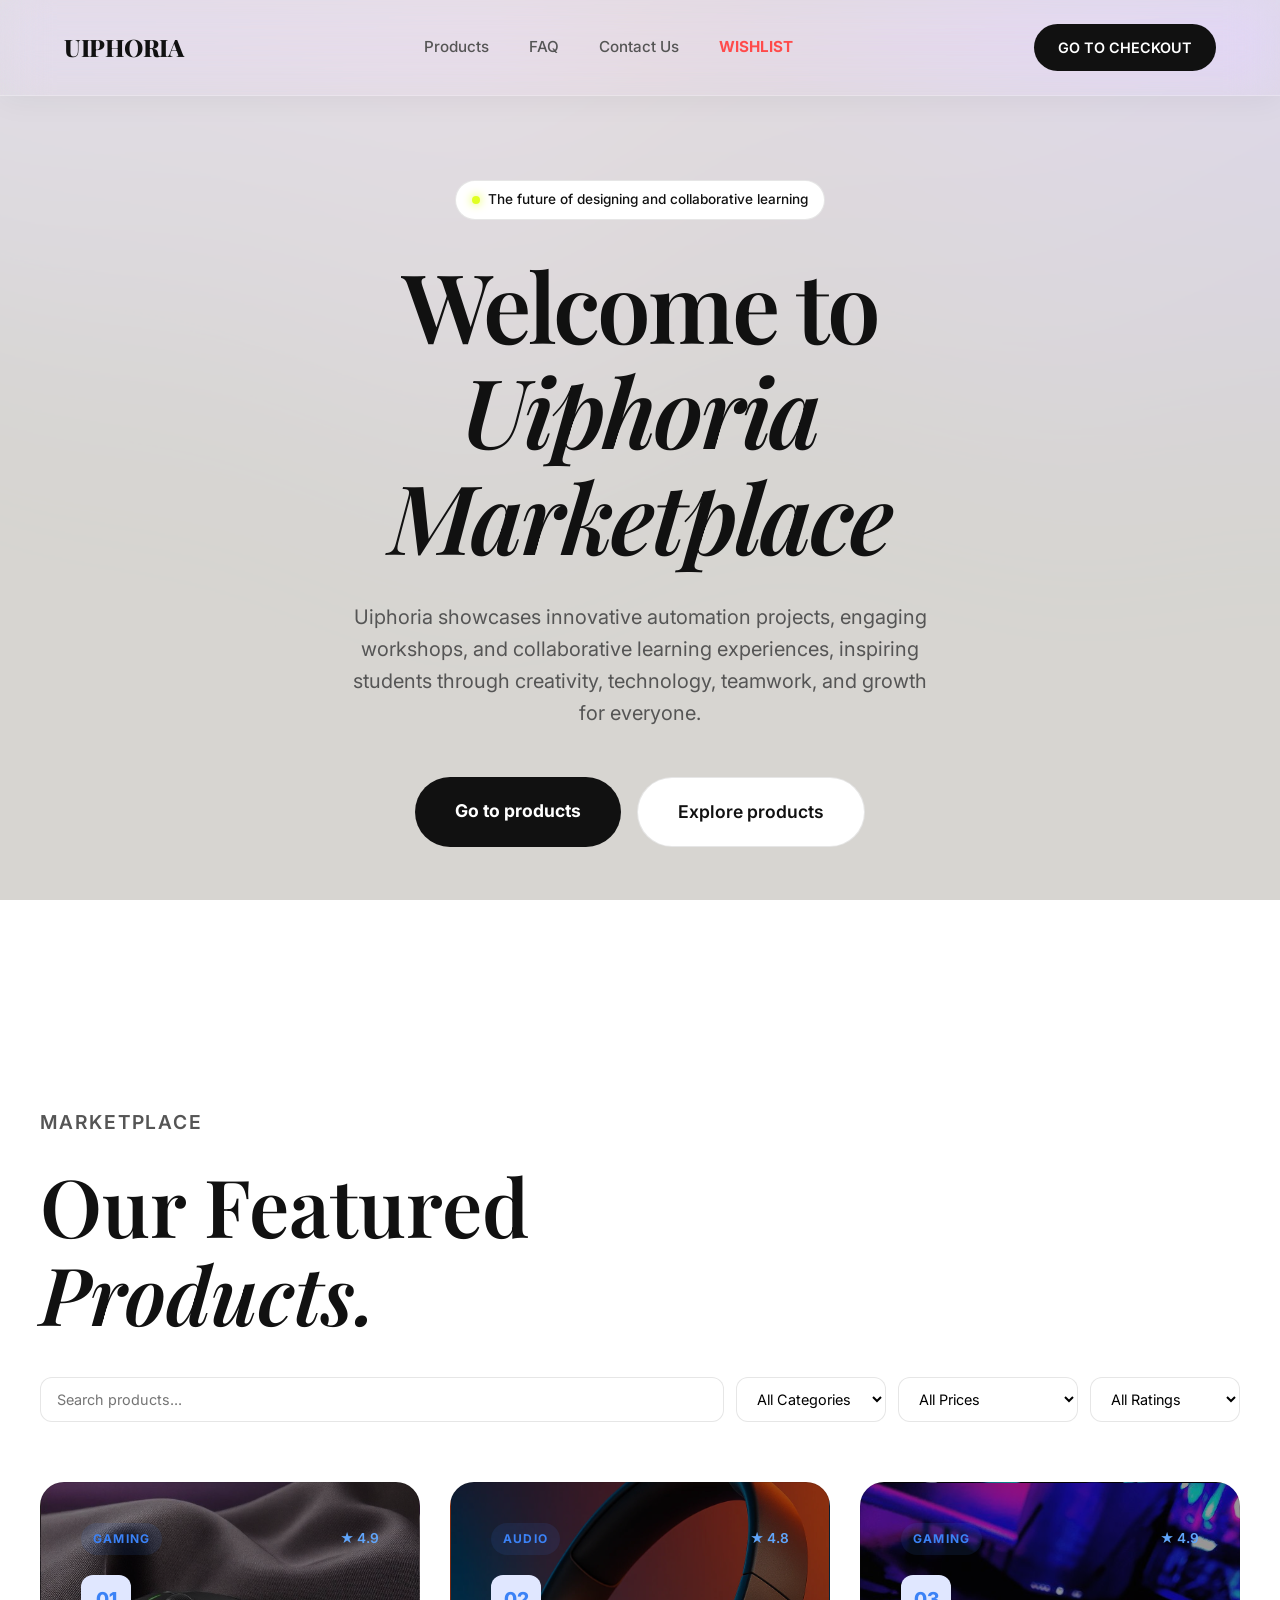
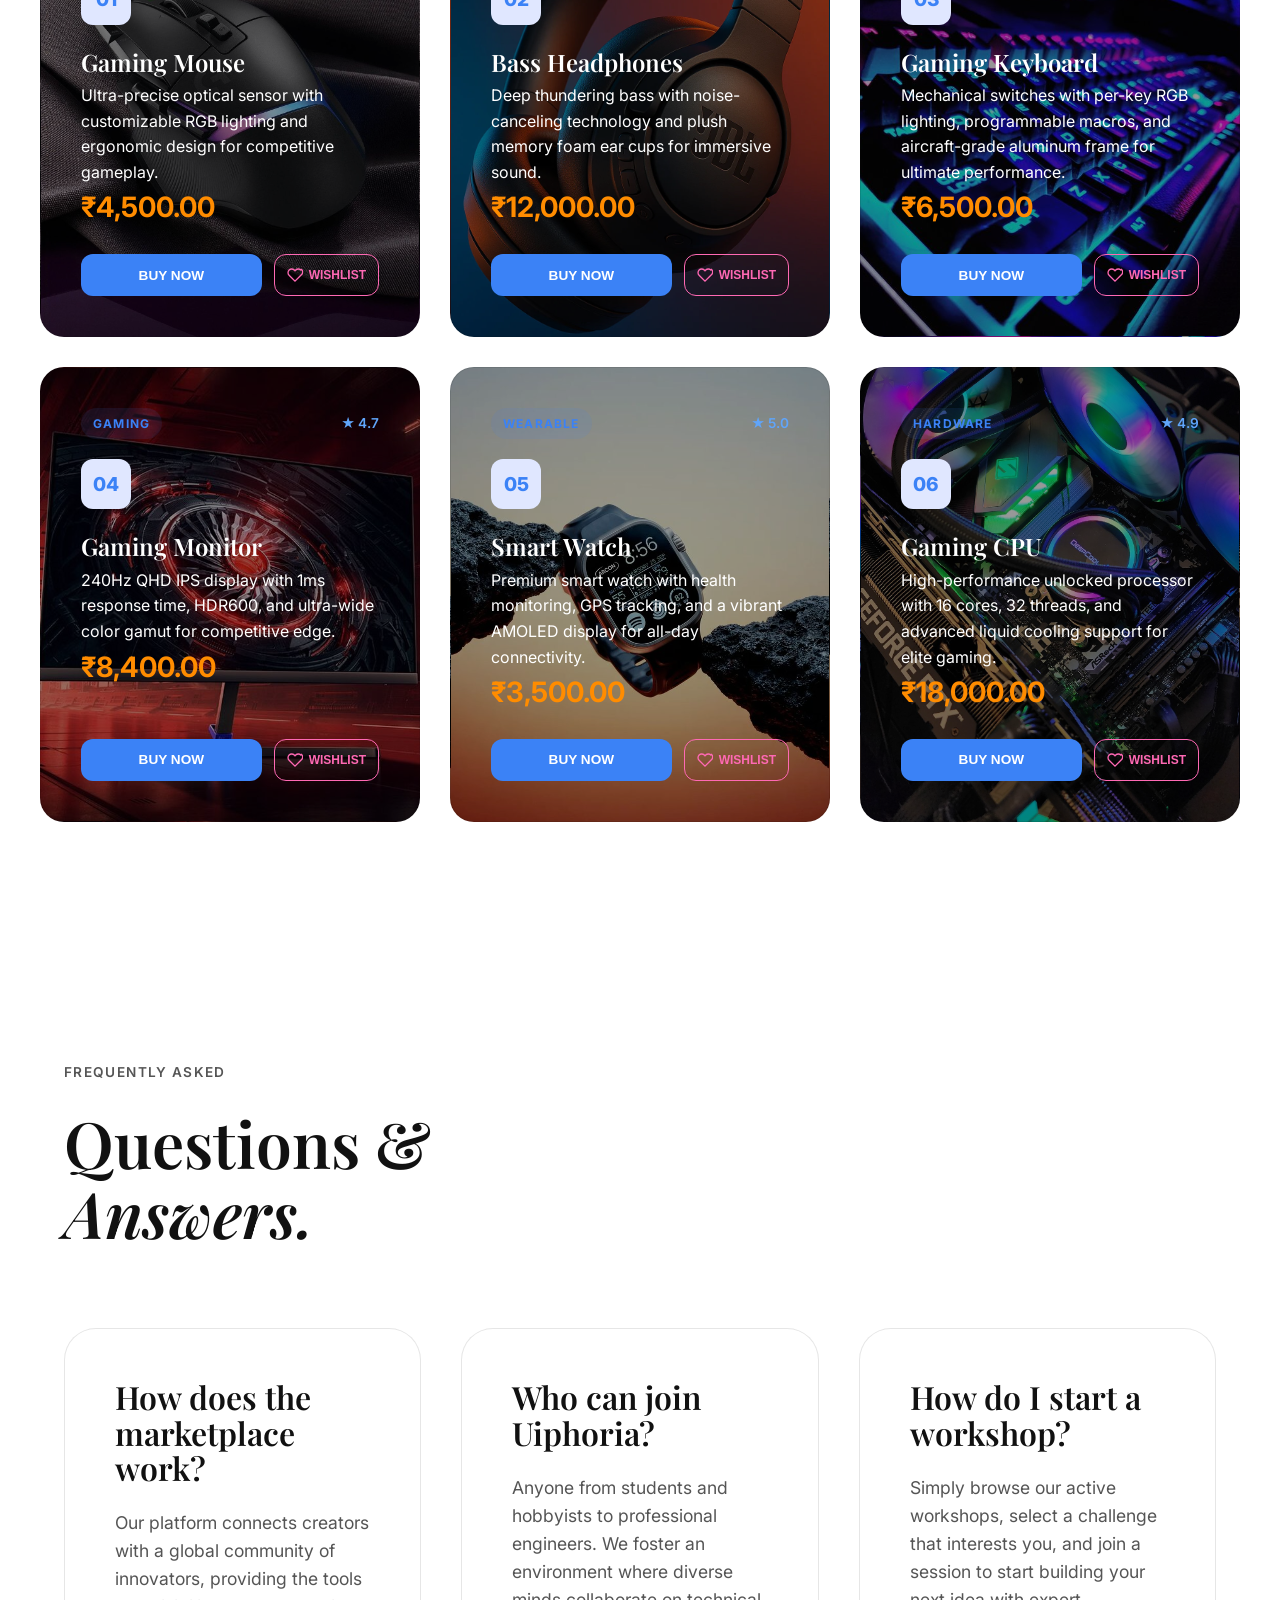
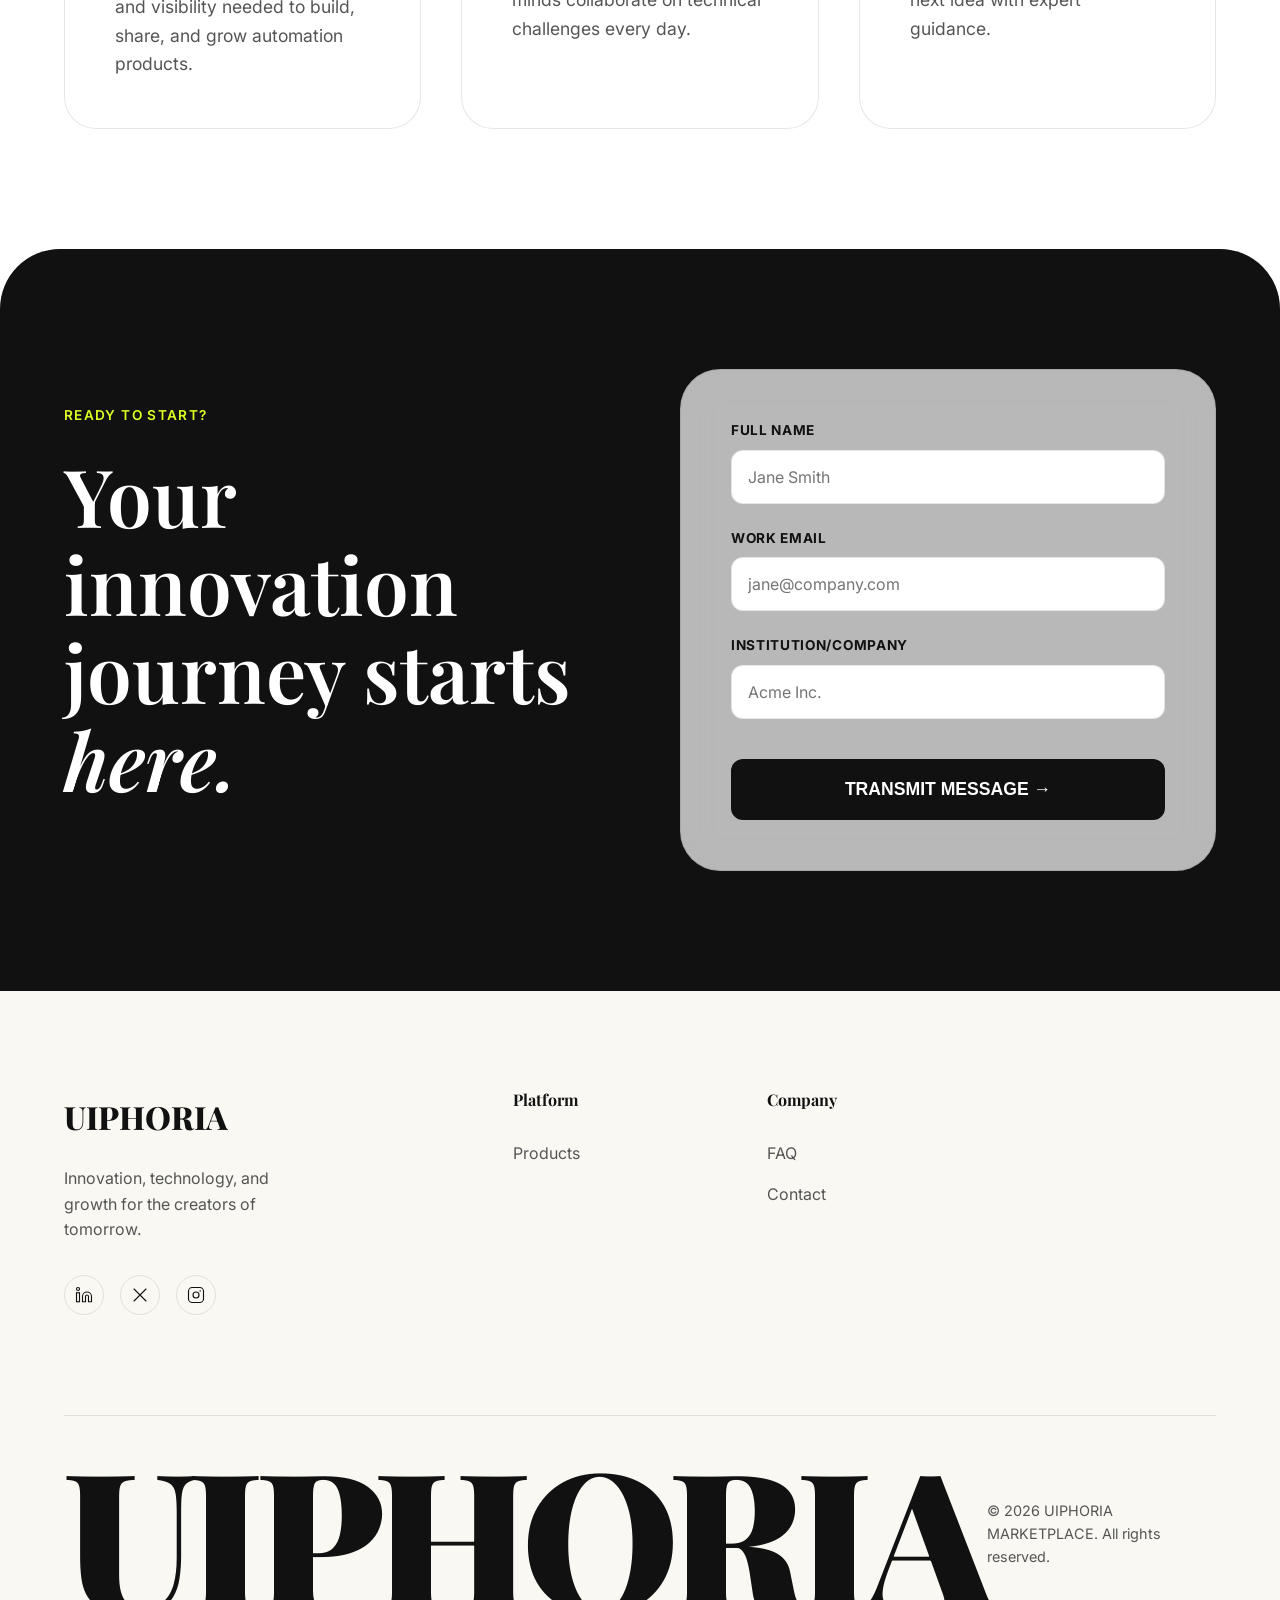
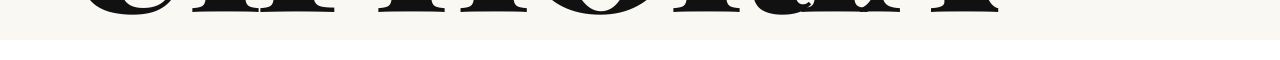
<file: index.html>
<!DOCTYPE html>
<html lang="en">
<head>
  <meta charset="UTF-8" />
  <meta name="viewport" content="width=device-width, initial-scale=1.0" />
  <title>UIPHORIA MARKETPLACE — Innovation & Learning Hub</title>
  <meta name="description" content="Uiphoria showcases innovative automation projects, engaging workshops, and collaborative learning experiences." />
  <link rel="preconnect" href="https://fonts.googleapis.com" />
  <link rel="preconnect" href="https://fonts.gstatic.com" crossorigin />
  <link href="https://fonts.googleapis.com/css2?family=Playfair+Display:ital,wght@0,400;0,500;0,600;0,700;0,800;0,900;1,400;1,600&family=Inter:wght@300;400;500;600&display=swap" rel="stylesheet" />
  <link rel="stylesheet" href="style.css" />
</head>
<body>

  <!-- ═══════════════════════════════════════ NAVIGATION ═══════════════════════════════════════ -->
  <header class="nav-header" id="nav-header">
    <div class="nav-inner">
      <a href="#" class="nav-logo" id="logo-link">UIPHORIA</a>
      <nav class="nav-links" id="main-nav" aria-label="Main navigation">
        <a href="#products" class="nav-link">Products</a>
        <a href="#faq" class="nav-link">FAQ</a>
        <a href="#contact" class="nav-link">Contact Us</a>
        <a href="wishlist.html" class="nav-link" style="color: #FF4B4B; font-weight: 700;">WISHLIST</a>
      </nav>
      <a href="checkout.html" class="btn-nav" id="nav-cta">GO TO CHECKOUT</a>
      <button class="nav-hamburger" id="nav-hamburger" aria-label="Toggle menu">
        <span></span><span></span><span></span>
      </button>
    </div>
    <div class="nav-mobile-menu" id="nav-mobile-menu">
      <a href="#products">Products</a>
      <a href="#faq">FAQ</a>
      <a href="#contact">Contact Us</a>
      <a href="wishlist.html" style="color: #FF4B4B; font-weight: 700;">WISHLIST</a>
      <a href="checkout.html" class="btn-nav-mobile">GO TO CHECKOUT</a>
    </div>
  </header>

  <main>

    <!-- ═══════════════════════════════════════ HERO ═══════════════════════════════════════════ -->
    <section class="hero" id="hero">
      <div class="hero-content">
        <div class="hero-badge">
          <span class="badge-dot"></span>
          The future of designing and collaborative learning
        </div>
        <h1 class="hero-headline">
          Welcome to<br />
          <em>Uiphoria Marketplace</em>
        </h1>
        <p class="hero-sub">
          Uiphoria showcases innovative automation projects, engaging workshops, and collaborative learning experiences, inspiring students through creativity, technology, teamwork, and growth for everyone.
        </p>
        <div class="hero-ctas">
          <a href="#products" class="btn-primary" id="hero-demo-btn">Go to products</a>
          <a href="#products" class="btn-secondary" id="hero-explore-btn">Explore products</a>
        </div>
      </div>

    </section>

    <!-- ═══════════════════════════════════════ PRODUCTS ═══════════════════════════════════════ -->
    <section class="products" id="products">
      <div class="section-inner">
        <div class="section-header">
          <p class="section-eyebrow" style="font-size: 1.2rem;">Marketplace</p>
          <h2 class="section-headline" style="font-size: 5rem;">Our Featured<br /><em>Products.</em></h2>
        </div>
        <div class="filter-bar">
          <input type="text" id="filter-search" class="filter-input" placeholder="Search products..." />
          <select id="filter-category" class="filter-select">
            <option value="">All Categories</option>
            <option value="Gaming">Gaming</option>
            <option value="Audio">Audio</option>
            <option value="Wearable">Wearable</option>
            <option value="Hardware">Hardware</option>
          </select>
          <select id="filter-price" class="filter-select">
            <option value="">All Prices</option>
            <option value="0-5000">Under ₹5,000</option>
            <option value="5000-10000">₹5,000 – ₹10,000</option>
            <option value="10000-20000">₹10,000 – ₹20,000</option>
            <option value="20000-999999">₹20,000+</option>
          </select>
          <select id="filter-rating" class="filter-select">
            <option value="">All Ratings</option>
            <option value="4.5">4.5 &amp; up</option>
            <option value="4.8">4.8 &amp; up</option>
            <option value="5">5.0 only</option>
          </select>
        </div>
        <div class="product-grid">
            <div class="product-card" data-product-id="gaming-mouse" style="background-image: linear-gradient(rgba(0,0,0,0.4), rgba(0,0,0,0.4)), url('mouse.jpg'); background-size: cover; background-position: center; color: #fff;">
            <div class="product-header">
              <div class="product-badge">Gaming</div>
              <div class="product-rating">★ 4.9</div>
            </div>
            <div class="product-icon">01</div>
            <h3 class="product-title">Gaming Mouse</h3>
            <p class="product-desc">Ultra-precise optical sensor with customizable RGB lighting and ergonomic design for competitive gameplay.</p>
            <div class="product-price">₹4,500.00</div>
            <div class="product-actions">
              <button class="btn-buy">BUY NOW</button>
              <button class="btn-wishlist" aria-label="Add to wishlist">
                <svg width="16" height="16" viewBox="0 0 24 24" fill="none" stroke="currentColor" stroke-width="2"><path d="M20.84 4.61a5.5 5.5 0 0 0-7.78 0L12 5.67l-1.06-1.06a5.5 5.5 0 0 0-7.78 7.78l1.06 1.06L12 21.23l8.84-8.84 1.06-1.06a5.5 5.5 0 0 0 0-7.78z"/></svg>
                WISHLIST
              </button>
            </div>
          </div>

          <div class="product-card" data-product-id="bass-headphones" style="background-image: linear-gradient(rgba(0,0,0,0.4), rgba(0,0,0,0.4)), url('jb.jpg'); background-size: cover; background-position: center; color: #fff;">
            <div class="product-header">
              <div class="product-badge">Audio</div>
              <div class="product-rating">★ 4.8</div>
            </div>
            <div class="product-icon">02</div>
            <h3 class="product-title">Bass Headphones</h3>
            <p class="product-desc">Deep thundering bass with noise-canceling technology and plush memory foam ear cups for immersive sound.</p>
            <div class="product-price">₹12,000.00</div>
            <div class="product-actions">
              <button class="btn-buy">BUY NOW</button>
              <button class="btn-wishlist" aria-label="Add to wishlist">
                <svg width="16" height="16" viewBox="0 0 24 24" fill="none" stroke="currentColor" stroke-width="2"><path d="M20.84 4.61a5.5 5.5 0 0 0-7.78 0L12 5.67l-1.06-1.06a5.5 5.5 0 0 0-7.78 7.78l1.06 1.06L12 21.23l8.84-8.84 1.06-1.06a5.5 5.5 0 0 0 0-7.78z"/></svg>
                WISHLIST
              </button>
            </div>
          </div>

          <div class="product-card" data-product-id="gaming-keyboard" style="background-image: linear-gradient(rgba(0,0,0,0.4), rgba(0,0,0,0.4)), url('rgb.jpg'); background-size: cover; background-position: center; color: #fff;">
            <div class="product-header">
              <div class="product-badge">Gaming</div>
              <div class="product-rating">★ 4.9</div>
            </div>
            <div class="product-icon">03</div>
            <h3 class="product-title">Gaming Keyboard</h3>
            <p class="product-desc">Mechanical switches with per-key RGB lighting, programmable macros, and aircraft-grade aluminum frame for ultimate performance.</p>
            <div class="product-price">₹6,500.00</div>
            <div class="product-actions">
              <button class="btn-buy">BUY NOW</button>
              <button class="btn-wishlist" aria-label="Add to wishlist">
                <svg width="16" height="16" viewBox="0 0 24 24" fill="none" stroke="currentColor" stroke-width="2"><path d="M20.84 4.61a5.5 5.5 0 0 0-7.78 0L12 5.67l-1.06-1.06a5.5 5.5 0 0 0-7.78 7.78l1.06 1.06L12 21.23l8.84-8.84 1.06-1.06a5.5 5.5 0 0 0 0-7.78z"/></svg>
                WISHLIST
              </button>
            </div>
          </div>

          <div class="product-card" data-product-id="gaming-monitor" style="background-image: linear-gradient(rgba(0,0,0,0.4), rgba(0,0,0,0.4)), url('gm.jpg'); background-size: cover; background-position: center; color: #fff;">
            <div class="product-header">
              <div class="product-badge">Gaming</div>
              <div class="product-rating">★ 4.7</div>
            </div>
            <div class="product-icon">04</div>
            <h3 class="product-title">Gaming Monitor</h3>
            <p class="product-desc">240Hz QHD IPS display with 1ms response time, HDR600, and ultra-wide color gamut for competitive edge.</p>
            <div class="product-price">₹8,400.00</div>
            <div class="product-actions">
              <button class="btn-buy">BUY NOW</button>
              <button class="btn-wishlist" aria-label="Add to wishlist">
                <svg width="16" height="16" viewBox="0 0 24 24" fill="none" stroke="currentColor" stroke-width="2"><path d="M20.84 4.61a5.5 5.5 0 0 0-7.78 0L12 5.67l-1.06-1.06a5.5 5.5 0 0 0-7.78 7.78l1.06 1.06L12 21.23l8.84-8.84 1.06-1.06a5.5 5.5 0 0 0 0-7.78z"/></svg>
                WISHLIST
              </button>
            </div>
          </div>

          <div class="product-card" data-product-id="quantum-compute" style="background-image: linear-gradient(rgba(0,0,0,0.4), rgba(0,0,0,0.4)), url('sm.jpg'); background-size: cover; background-position: center; color: #fff;">
            <div class="product-header">
              <div class="product-badge">Wearable</div>
              <div class="product-rating">★ 5.0</div>
            </div>
            <div class="product-icon">05</div>
            <h3 class="product-title">Smart Watch</h3>
            <p class="product-desc">Premium smart watch with health monitoring, GPS tracking, and a vibrant AMOLED display for all-day connectivity.</p>
            <div class="product-price">₹3,500.00</div>
            <div class="product-actions">
              <button class="btn-buy">BUY NOW</button>
              <button class="btn-wishlist" aria-label="Add to wishlist">
                <svg width="16" height="16" viewBox="0 0 24 24" fill="none" stroke="currentColor" stroke-width="2"><path d="M20.84 4.61a5.5 5.5 0 0 0-7.78 0L12 5.67l-1.06-1.06a5.5 5.5 0 0 0-7.78 7.78l1.06 1.06L12 21.23l8.84-8.84 1.06-1.06a5.5 5.5 0 0 0 0-7.78z"/></svg>
                WISHLIST
              </button>
            </div>
          </div>

          <div class="product-card" data-product-id="biomod" style="background-image: linear-gradient(rgba(0,0,0,0.4), rgba(0,0,0,0.4)), url('cpu.jpg'); background-size: cover; background-position: center; color: #fff;">
            <div class="product-header">
              <div class="product-badge">Hardware</div>
              <div class="product-rating">★ 4.9</div>
            </div>
            <div class="product-icon">06</div>
            <h3 class="product-title">Gaming CPU</h3>
            <p class="product-desc">High-performance unlocked processor with 16 cores, 32 threads, and advanced liquid cooling support for elite gaming.</p>
            <div class="product-price">₹18,000.00</div>
            <div class="product-actions">
              <button class="btn-buy">BUY NOW</button>
              <button class="btn-wishlist" aria-label="Add to wishlist">
                <svg width="16" height="16" viewBox="0 0 24 24" fill="none" stroke="currentColor" stroke-width="2"><path d="M20.84 4.61a5.5 5.5 0 0 0-7.78 0L12 5.67l-1.06-1.06a5.5 5.5 0 0 0-7.78 7.78l1.06 1.06L12 21.23l8.84-8.84 1.06-1.06a5.5 5.5 0 0 0 0-7.78z"/></svg>
                WISHLIST
              </button>
            </div>
          </div>
        </div>
      </div>
    </section>

    <!-- ═══════════════════════════════════════ FAQ ══════════════════════════════════ -->
    <section class="philosophy" id="faq">
      <div class="section-inner">
        <div class="philosophy-header">
          <p class="section-eyebrow">Frequently asked</p>
          <h2 class="philosophy-headline">
            Questions &<br /><em>Answers.</em>
          </h2>
        </div>
        <div class="philosophy-cards">
          <div class="phil-card" id="faq-1">
            <h3 class="phil-title">How does the marketplace work?</h3>
            <p class="phil-desc">Our platform connects creators with a global community of innovators, providing the tools and visibility needed to build, share, and grow automation products.</p>
          </div>
          <div class="phil-card" id="faq-2">
            <h3 class="phil-title">Who can join Uiphoria?</h3>
            <p class="phil-desc">Anyone from students and hobbyists to professional engineers. We foster an environment where diverse minds collaborate on technical challenges every day.</p>
          </div>
          <div class="phil-card" id="faq-3">
            <h3 class="phil-title">How do I start a workshop?</h3>
            <p class="phil-desc">Simply browse our active workshops, select a challenge that interests you, and join a session to start building your next idea with expert guidance.</p>
          </div>
        </div>
      </div>
    </section>




    <!-- ═══════════════════════════════════════ CTA ══════════════════════════════════════════ -->
    <section class="cta-section" id="contact">
      <div class="section-inner cta-inner">
        <div class="cta-text">
          <p class="section-eyebrow light">Ready to start?</p>
          <h2 class="cta-headline">
            Your innovation<br />journey starts<br /><em>here.</em>
          </h2>

        </div>
        <div class="cta-form-wrap">
          <form class="cta-form" id="cta-form" novalidate>
            <div class="form-group">
              <label for="form-name">Full name</label>
              <input type="text" id="form-name" name="name" placeholder="Jane Smith" autocomplete="name" />
            </div>
            <div class="form-group">
              <label for="form-email">Work email</label>
              <input type="email" id="form-email" name="email" placeholder="jane@company.com" autocomplete="email" />
            </div>
            <div class="form-group">
              <label for="form-company">Institution/Company</label>
              <input type="text" id="form-company" name="company" placeholder="Acme Inc." autocomplete="organization" />
            </div>
            <button type="submit" class="btn-form-submit" id="form-submit-btn">TRANSMIT MESSAGE →</button>
          </form>
        </div>
      </div>
    </section>

  </main>

  <!-- ═══════════════════════════════════════ FOOTER ═══════════════════════════════════════ -->
  <footer class="site-footer" id="site-footer">
    <div class="footer-inner">
      <div class="footer-brand">
        <a href="#" class="footer-logo">UIPHORIA</a>
        <p class="footer-tagline">Innovation, technology, and growth for the creators of tomorrow.</p>
        <div class="footer-social" aria-label="Social media links">
          <a href="#" class="social-link" id="footer-linkedin" aria-label="LinkedIn">
            <svg width="18" height="18" viewBox="0 0 24 24" fill="none"><path d="M16 8a6 6 0 0 1 6 6v7h-4v-7a2 2 0 0 0-2-2 2 2 0 0 0-2 2v7h-4v-7a6 6 0 0 1 6-6z" stroke="currentColor" stroke-width="1.5" stroke-linecap="round"/><rect x="2" y="9" width="4" height="12" stroke="currentColor" stroke-width="1.5" stroke-linecap="round"/><circle cx="4" cy="4" r="2" stroke="currentColor" stroke-width="1.5"/></svg>
          </a>
          <a href="#" class="social-link" id="footer-x" aria-label="X (Twitter)">
            <svg width="18" height="18" viewBox="0 0 24 24" fill="none"><path d="M4 4l16 16M20 4L4 20" stroke="currentColor" stroke-width="1.5" stroke-linecap="round"/></svg>
          </a>
          <a href="#" class="social-link" id="footer-instagram" aria-label="Instagram">
            <svg width="18" height="18" viewBox="0 0 24 24" fill="none"><rect x="2" y="2" width="20" height="20" rx="5" stroke="currentColor" stroke-width="1.5"/><circle cx="12" cy="12" r="4" stroke="currentColor" stroke-width="1.5"/><circle cx="17.5" cy="6.5" r="1" fill="currentColor"/></svg>
          </a>
        </div>
      </div>
      <div class="footer-nav-group">
        <h4 class="footer-nav-heading">Platform</h4>
        <ul class="footer-nav-list">
          <li><a href="#products">Products</a></li>
        </ul>
      </div>
      <div class="footer-nav-group">
        <h4 class="footer-nav-heading">Company</h4>
        <ul class="footer-nav-list">
          <li><a href="#faq">FAQ</a></li>
          <li><a href="#">Contact</a></li>
        </ul>
      </div>
    </div>
    <div class="footer-brand-block">
      <div class="footer-brand-text">UIPHORIA</div>
      <div class="footer-copy">© 2026 UIPHORIA MARKETPLACE. All rights reserved.</div>
    </div>
  </footer>

  <script src="script.js"></script>
</body>
</html>
</file>
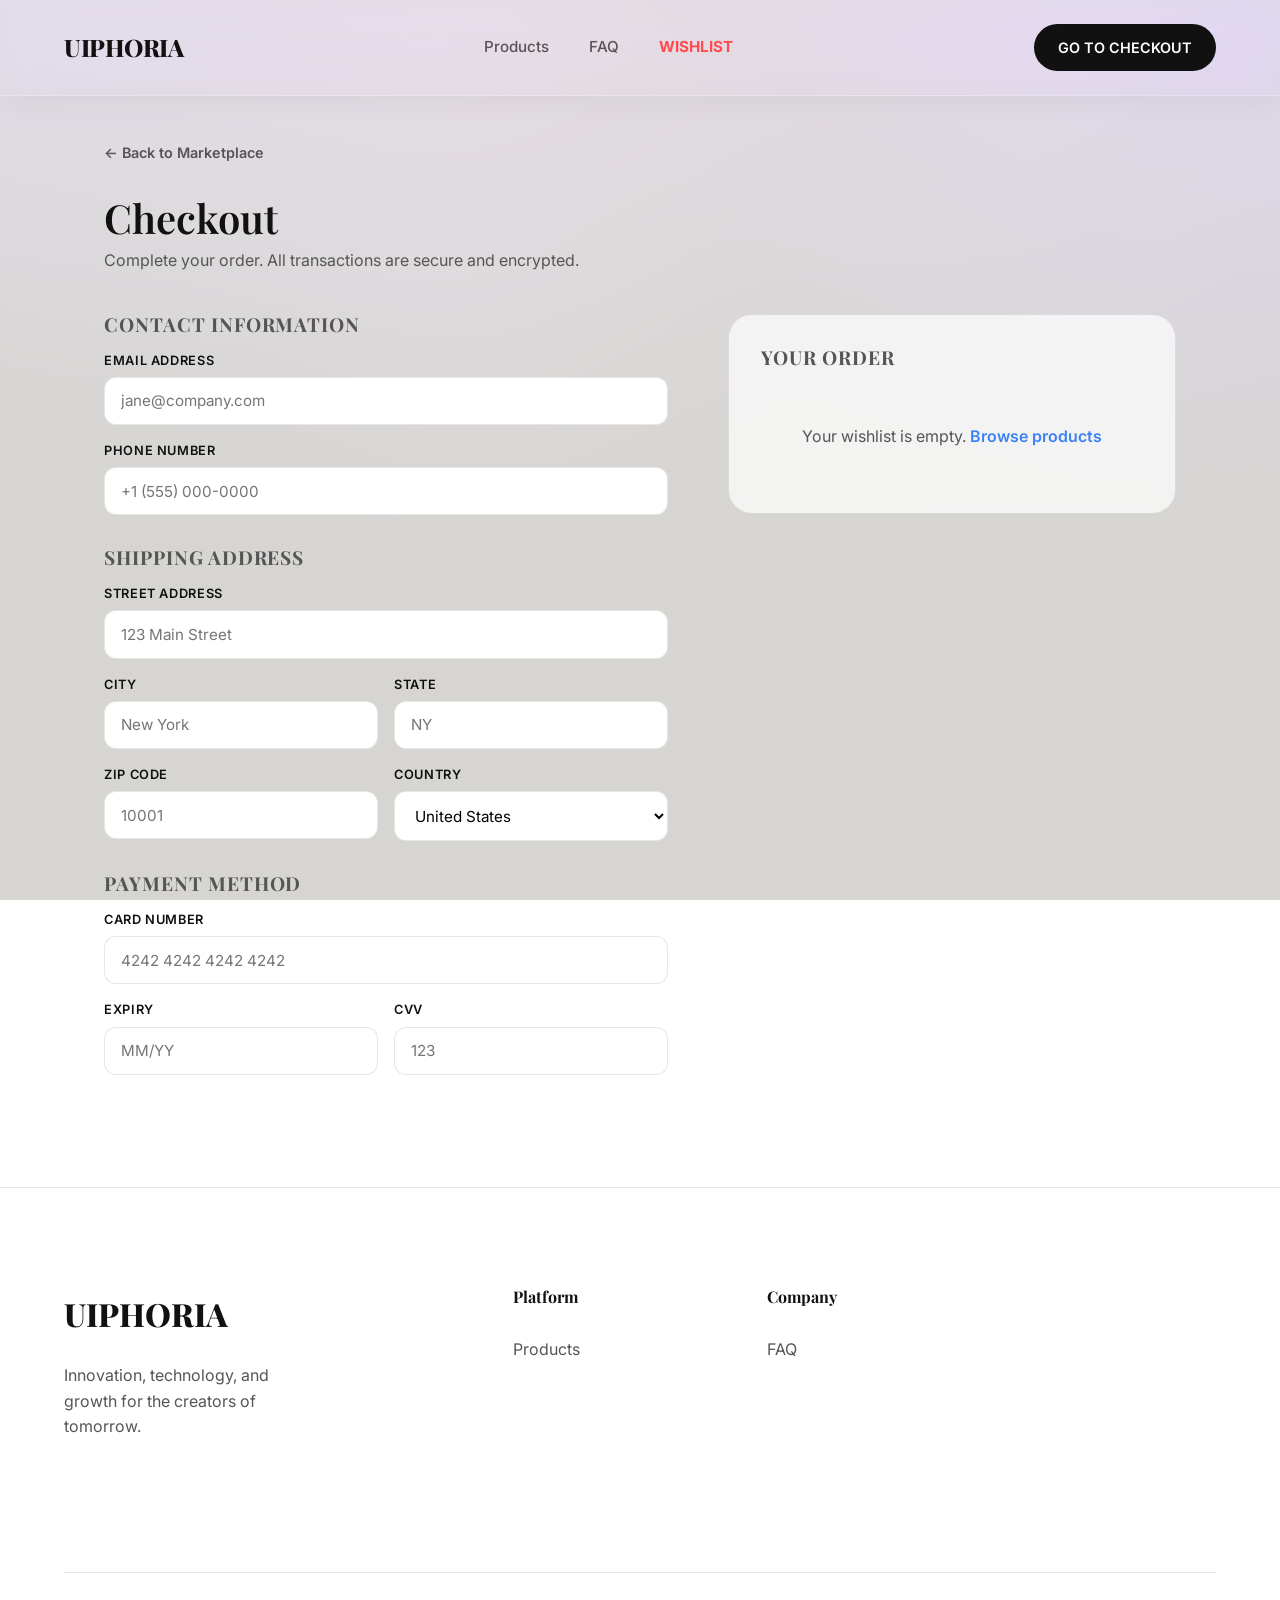
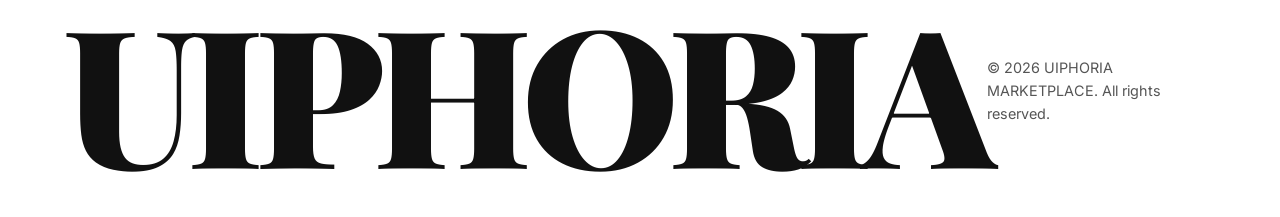
<file: checkout.html>
<!DOCTYPE html>
<html lang="en">
<head>
  <meta charset="UTF-8" />
  <meta name="viewport" content="width=device-width, initial-scale=1.0" />
  <title>Checkout — UIPHORIA MARKETPLACE</title>
  <link rel="preconnect" href="https://fonts.googleapis.com" />
  <link rel="preconnect" href="https://fonts.gstatic.com" crossorigin />
  <link href="https://fonts.googleapis.com/css2?family=Playfair+Display:ital,wght@0,400;0,500;0,600;0,700;0,800;0,900;1,400;1,600&family=Inter:wght@300;400;500;600&display=swap" rel="stylesheet" />
  <link rel="stylesheet" href="style.css" />
  <style>
    .checkout-page {
      padding-top: 140px;
      padding-bottom: 80px;
    }

    .checkout-layout {
      display: grid;
      grid-template-columns: 1.2fr 1fr;
      gap: 60px;
      align-items: start;
    }

    .checkout-title {
      font-size: 2.5rem;
      margin-bottom: 0.5rem;
    }

    .checkout-subtitle {
      color: var(--color-text-muted);
      margin-bottom: 2.5rem;
    }

    .checkout-section {
      margin-bottom: 2rem;
    }

    .checkout-section h3 {
      font-size: 1.2rem;
      font-weight: 700;
      text-transform: uppercase;
      letter-spacing: 0.05em;
      margin-bottom: 1rem;
      color: var(--color-text-muted);
    }

    .checkout-grid {
      display: grid;
      grid-template-columns: 1fr 1fr;
      gap: 1rem;
    }

    .checkout-grid .full {
      grid-column: 1 / -1;
    }

    .checkout-field {
      display: flex;
      flex-direction: column;
      gap: 0.35rem;
    }

    .checkout-field label {
      font-size: 0.8rem;
      font-weight: 600;
      text-transform: uppercase;
      letter-spacing: 0.05em;
    }

    .checkout-field input,
    .checkout-field select {
      padding: 0.85rem 1rem;
      border: 1px solid var(--color-border);
      border-radius: 12px;
      font-family: var(--font-body);
      font-size: 0.95rem;
      background: var(--color-white);
      transition: var(--transition-smooth);
    }

    .checkout-field input:focus,
    .checkout-field select:focus {
      outline: none;
      border-color: var(--color-text);
    }

    .order-summary {
      background: var(--color-glass);
      backdrop-filter: blur(15px);
      border: 1px solid var(--color-border);
      border-radius: 24px;
      padding: 32px;
      position: sticky;
      top: 120px;
    }

    .order-summary h3 {
      font-size: 1.2rem;
      font-weight: 700;
      text-transform: uppercase;
      letter-spacing: 0.05em;
      margin-bottom: 1.5rem;
      color: var(--color-text-muted);
    }

    .order-item {
      display: flex;
      gap: 16px;
      padding: 1rem 0;
      border-bottom: 1px solid var(--color-border);
    }

    .order-item:last-of-type {
      border-bottom: none;
    }

    .order-item-img {
      width: 64px;
      height: 64px;
      border-radius: 12px;
      background-size: cover;
      background-position: center;
      flex-shrink: 0;
    }

    .order-item-info {
      flex: 1;
    }

    .order-item-info h4 {
      font-size: 1rem;
      margin-bottom: 0.25rem;
    }

    .order-item-info p {
      font-size: 0.85rem;
      color: var(--color-text-muted);
    }

    .order-item-price {
      font-weight: 700;
      font-size: 1rem;
      white-space: nowrap;
    }

    .order-totals {
      margin-top: 1.5rem;
      padding-top: 1.5rem;
      border-top: 2px solid var(--color-text);
    }

    .order-totals > div {
      display: flex;
      justify-content: space-between;
      margin-bottom: 0.75rem;
      font-size: 0.95rem;
    }

    .order-totals .total {
      font-size: 1.4rem;
      font-weight: 800;
      margin-top: 0.5rem;
      padding-top: 0.75rem;
      border-top: 1px solid var(--color-border);
    }

    .btn-checkout {
      width: 100%;
      padding: 1.1rem;
      background: var(--color-text);
      color: var(--color-white);
      border: none;
      border-radius: 12px;
      font-weight: 700;
      font-size: 1.1rem;
      cursor: pointer;
      transition: var(--transition-smooth);
      margin-top: 1.5rem;
    }

    .btn-checkout:hover {
      background: #10B981;
      transform: translateY(-2px);
    }

    .back-link {
      display: inline-flex;
      align-items: center;
      gap: 6px;
      font-size: 0.9rem;
      font-weight: 600;
      color: var(--color-text-muted);
      margin-bottom: 2rem;
    }

    .back-link:hover {
      color: var(--color-text);
    }

    @media (max-width: 768px) {
      .checkout-layout {
        grid-template-columns: 1fr;
      }
      .checkout-grid {
        grid-template-columns: 1fr;
      }
    }
  </style>
</head>
<body>

  <header class="nav-header" id="nav-header">
    <div class="nav-inner">
      <a href="index.html" class="nav-logo" id="logo-link">UIPHORIA</a>
      <nav class="nav-links" id="main-nav" aria-label="Main navigation">
        <a href="index.html#products" class="nav-link">Products</a>
        <a href="index.html#faq" class="nav-link">FAQ</a>
        <a href="wishlist.html" class="nav-link" style="color: #FF4B4B; font-weight: 700;">WISHLIST</a>
      </nav>
      <a href="checkout.html" class="btn-nav" id="nav-cta">GO TO CHECKOUT</a>
      <button class="nav-hamburger" id="nav-hamburger" aria-label="Toggle menu">
        <span></span><span></span><span></span>
      </button>
    </div>
    <div class="nav-mobile-menu" id="nav-mobile-menu">
      <a href="index.html#products">Products</a>
      <a href="index.html#faq">FAQ</a>
      <a href="wishlist.html" style="color: #FF4B4B; font-weight: 700;">WISHLIST</a>
      <a href="checkout.html" class="btn-nav-mobile">GO TO CHECKOUT</a>
    </div>
  </header>

  <main>
    <section class="checkout-page section-inner">
      <a href="index.html" class="back-link">&larr; Back to Marketplace</a>
      <h1 class="checkout-title">Checkout</h1>
      <p class="checkout-subtitle">Complete your order. All transactions are secure and encrypted.</p>

      <div class="checkout-layout">
        <!-- Billing Form -->
        <div>
          <div class="checkout-section">
            <h3>Contact Information</h3>
            <div class="checkout-grid">
              <div class="checkout-field full">
                <label for="email">Email address</label>
                <input type="email" id="email" placeholder="jane@company.com" />
              </div>
              <div class="checkout-field full">
                <label for="phone">Phone number</label>
                <input type="tel" id="phone" placeholder="+1 (555) 000-0000" />
              </div>
            </div>
          </div>

          <div class="checkout-section">
            <h3>Shipping Address</h3>
            <div class="checkout-grid">
              <div class="checkout-field full">
                <label for="address">Street address</label>
                <input type="text" id="address" placeholder="123 Main Street" />
              </div>
              <div class="checkout-field">
                <label for="city">City</label>
                <input type="text" id="city" placeholder="New York" />
              </div>
              <div class="checkout-field">
                <label for="state">State</label>
                <input type="text" id="state" placeholder="NY" />
              </div>
              <div class="checkout-field">
                <label for="zip">ZIP code</label>
                <input type="text" id="zip" placeholder="10001" />
              </div>
              <div class="checkout-field">
                <label for="country">Country</label>
                <select id="country">
                  <option>United States</option>
                  <option>Canada</option>
                  <option>United Kingdom</option>
                  <option>Australia</option>
                  <option>India</option>
                </select>
              </div>
            </div>
          </div>

          <div class="checkout-section">
            <h3>Payment Method</h3>
            <div class="checkout-grid">
              <div class="checkout-field full">
                <label for="card">Card number</label>
                <input type="text" id="card" placeholder="4242 4242 4242 4242" />
              </div>
              <div class="checkout-field">
                <label for="expiry">Expiry</label>
                <input type="text" id="expiry" placeholder="MM/YY" />
              </div>
              <div class="checkout-field">
                <label for="cvv">CVV</label>
                <input type="text" id="cvv" placeholder="123" />
              </div>
            </div>
          </div>
        </div>

        <!-- Order Summary -->
          <div class="order-summary">
          <h3>Your Order</h3>

          <div id="wishlist-items"></div>

          <div class="order-totals" id="order-totals" style="display:none;">
            <div>
              <span>Subtotal</span>
              <span id="subtotal">$0.00</span>
            </div>
            <div>
              <span>Shipping</span>
              <span>$0.00</span>
            </div>
            <div>
              <span>Tax (8%)</span>
              <span id="tax">$0.00</span>
            </div>
            <div class="total">
              <span>Total</span>
              <span id="total" style="color: #FF8C00;">$0.00</span>
            </div>
          </div>

          <button class="btn-checkout" id="place-order-btn">Place Order</button>
        </div>
      </div>
    </section>
  </main>

  <footer class="site-footer" id="site-footer" style="background: transparent; border-top: 1px solid var(--color-border);">
    <div class="footer-inner">
      <div class="footer-brand">
        <a href="index.html" class="footer-logo">UIPHORIA</a>
        <p class="footer-tagline">Innovation, technology, and growth for the creators of tomorrow.</p>
      </div>
      <div class="footer-nav-group">
        <h4 class="footer-nav-heading">Platform</h4>
        <ul class="footer-nav-list">
          <li><a href="index.html#products">Products</a></li>
        </ul>
      </div>
      <div class="footer-nav-group">
        <h4 class="footer-nav-heading">Company</h4>
        <ul class="footer-nav-list">
          <li><a href="index.html#faq">FAQ</a></li>
        </ul>
      </div>
    </div>
    <div class="footer-brand-block" style="max-width: 1200px; margin: 0 auto;">
      <div class="footer-brand-text">UIPHORIA</div>
      <div class="footer-copy">&copy; 2026 UIPHORIA MARKETPLACE. All rights reserved.</div>
    </div>
  </footer>

  <script src="script.js"></script>
  <script>
    const productData = {
      "gaming-mouse":   { name: "Gaming Mouse",     price: 4500.00,  image: "mouse.jpg", badge: "Gaming" },
      "bass-headphones":{ name: "Bass Headphones",   price: 12000.00, image: "jb.jpg",    badge: "Audio" },
      "gaming-keyboard":{ name: "Gaming Keyboard",   price: 6500.00,  image: "rgb.jpg",   badge: "Gaming" },
      "gaming-monitor": { name: "Gaming Monitor",    price: 8400.00,  image: "gm.jpg",    badge: "Gaming" },
      "quantum-compute":{ name: "Smart Watch",         price: 3500.00,  image: "sm.jpg",   badge: "Wearable" },
      "biomod":         { name: "Gaming CPU",         price: 18000.00, image: "cpu.jpg",   badge: "Hardware" }
    };

    function getWishlist() {
      try { return JSON.parse(localStorage.getItem('wishlist') || '[]'); }
      catch { return []; }
    }

    function fmt(num) {
      return '₹' + num.toLocaleString('en-IN', { minimumFractionDigits: 2, maximumFractionDigits: 2 });
    }

    function renderCheckout() {
      const ids = getWishlist();
      const container = document.getElementById('wishlist-items');
      const totals = document.getElementById('order-totals');

      if (ids.length === 0) {
        container.innerHTML = '<p style="color: var(--color-text-muted); text-align: center; padding: 2rem 0;">Your wishlist is empty. <a href="index.html#products" style="color: #3B82F6; font-weight: 600;">Browse products</a></p>';
        totals.style.display = 'none';
        document.getElementById('place-order-btn').style.display = 'none';
        return;
      }

      totals.style.display = 'block';
      document.getElementById('place-order-btn').style.display = 'block';

      let subtotal = 0;
      let html = '';
      ids.forEach(id => {
        const p = productData[id];
        if (!p) return;
        subtotal += p.price;
        const imgStyle = p.image ? `background-image: url('${p.image}');` : 'background: var(--color-border);';
        html += '<div class="order-item">' +
          '<div class="order-item-img" style="' + imgStyle + ' background-size: cover; background-position: center;"></div>' +
          '<div class="order-item-info">' +
          '<h4>' + p.name + '</h4>' +
          '<p>' + p.badge + ' &middot; Qty: 1</p>' +
          '</div>' +
          '<div class="order-item-price">' + fmt(p.price) + '</div>' +
          '</div>';
      });
      container.innerHTML = html;

      const tax = subtotal * 0.08;
      const total = subtotal + tax;
      document.getElementById('subtotal').textContent = fmt(subtotal);
      document.getElementById('tax').textContent = fmt(tax);
      document.getElementById('total').textContent = fmt(total);
    }

    renderCheckout();

    document.getElementById('place-order-btn')?.addEventListener('click', function() {
      const btn = this;
      btn.textContent = 'Processing...';
      btn.disabled = true;
      setTimeout(() => {
        btn.textContent = 'Order Placed!';
        btn.style.background = '#10B981';
        localStorage.removeItem('wishlist');
        setTimeout(() => {
          window.location.href = 'index.html';
        }, 2000);
      }, 1500);
    });
  </script>
</body>
</html>
</file>
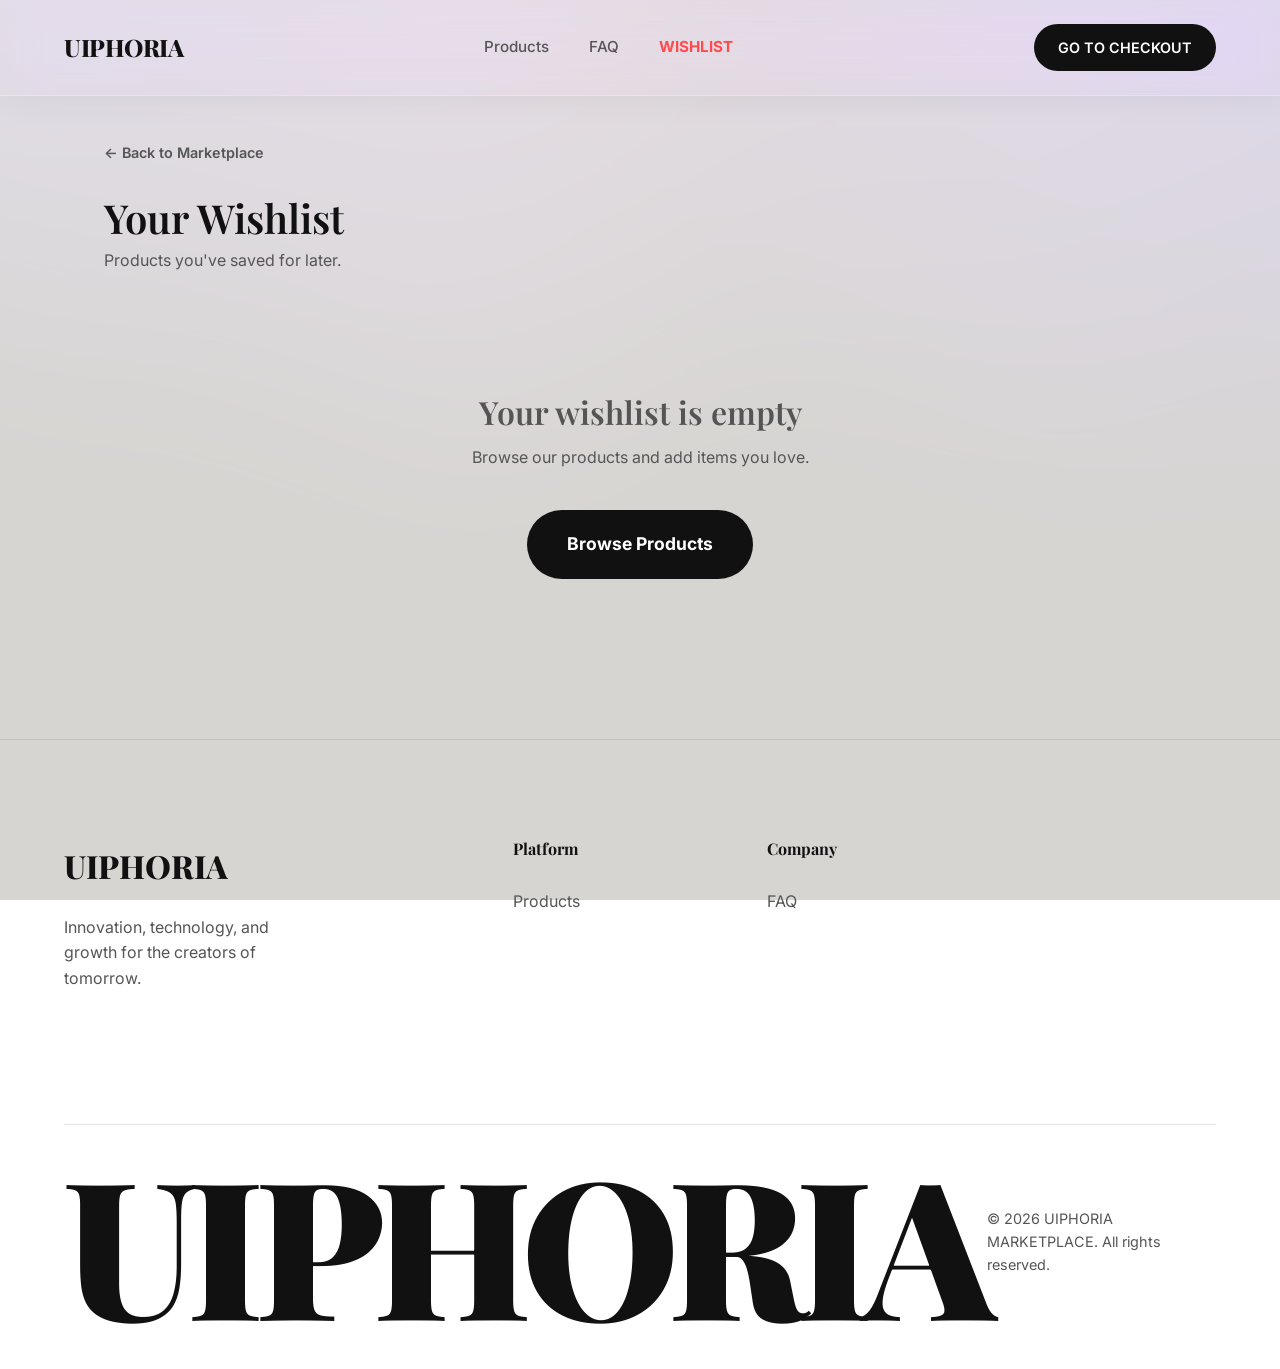
<file: wishlist.html>
<!DOCTYPE html>
<html lang="en">
<head>
  <meta charset="UTF-8" />
  <meta name="viewport" content="width=device-width, initial-scale=1.0" />
  <title>Wishlist — UIPHORIA MARKETPLACE</title>
  <link rel="preconnect" href="https://fonts.googleapis.com" />
  <link rel="preconnect" href="https://fonts.gstatic.com" crossorigin />
  <link href="https://fonts.googleapis.com/css2?family=Playfair+Display:ital,wght@0,400;0,500;0,600;0,700;0,800;0,900;1,400;1,600&family=Inter:wght@300;400;500;600&display=swap" rel="stylesheet" />
  <link rel="stylesheet" href="style.css" />
  <style>
    .wishlist-page {
      padding-top: 140px;
      padding-bottom: 80px;
    }

    .wishlist-title {
      font-size: 2.5rem;
      margin-bottom: 0.5rem;
    }

    .wishlist-subtitle {
      color: var(--color-text-muted);
      margin-bottom: 2.5rem;
    }

    .wishlist-grid {
      display: grid;
      grid-template-columns: repeat(3, 1fr);
      gap: 30px;
    }

    .wishlist-card {
      background: var(--color-glass);
      backdrop-filter: blur(15px);
      padding: 40px;
      border-radius: 24px;
      border: 1px solid var(--color-border);
      transition: var(--transition-smooth);
      display: flex;
      flex-direction: column;
    }

    .wishlist-card:hover {
      transform: translateY(-10px);
      background: rgba(255, 255, 255, 0.9);
      border-color: var(--color-accent);
    }

    .wishlist-card-img {
      width: 100%;
      height: 180px;
      border-radius: 16px;
      background-size: cover;
      background-position: center;
      margin-bottom: 20px;
    }

    .wishlist-card-badge {
      font-size: 0.75rem;
      font-weight: 700;
      text-transform: uppercase;
      letter-spacing: 0.1em;
      padding: 6px 12px;
      background: rgba(59, 130, 246, 0.1);
      color: #3B82F6;
      border-radius: 100px;
      display: inline-block;
      margin-bottom: 12px;
      width: fit-content;
    }

    .wishlist-card h3 {
      font-size: 1.5rem;
      margin-bottom: 0.5rem;
    }

    .wishlist-card .price {
      font-size: 1.75rem;
      font-weight: 700;
      color: #FF8C00;
      margin-bottom: 1.5rem;
    }

    .wishlist-actions {
      display: flex;
      gap: 12px;
      margin-top: auto;
    }

    .btn-remove {
      flex: 1;
      padding: 12px;
      background: transparent;
      color: #FF4B4B;
      border: 1px solid #FF4B4B;
      border-radius: 12px;
      font-weight: 700;
      font-size: 0.85rem;
      cursor: pointer;
      transition: var(--transition-smooth);
    }

    .btn-remove:hover {
      background: #FF4B4B;
      color: #fff;
    }

    .wishlist-cta {
      display: flex;
      gap: 16px;
      justify-content: center;
      margin-top: 40px;
    }

    .wishlist-empty {
      text-align: center;
      padding: 80px 0;
      color: var(--color-text-muted);
    }

    .wishlist-empty h2 {
      font-size: 2rem;
      margin-bottom: 1rem;
    }

    @media (max-width: 1024px) {
      .wishlist-grid { grid-template-columns: repeat(2, 1fr); }
    }

    @media (max-width: 768px) {
      .wishlist-grid { grid-template-columns: 1fr; }
      .wishlist-cta { flex-direction: column; align-items: center; }
    }
  </style>
</head>
<body>

  <header class="nav-header" id="nav-header">
    <div class="nav-inner">
      <a href="index.html" class="nav-logo" id="logo-link">UIPHORIA</a>
      <nav class="nav-links" id="main-nav" aria-label="Main navigation">
        <a href="index.html#products" class="nav-link">Products</a>
        <a href="index.html#faq" class="nav-link">FAQ</a>
        <a href="wishlist.html" class="nav-link" style="color: #FF4B4B; font-weight: 700;">WISHLIST</a>
      </nav>
      <a href="checkout.html" class="btn-nav" id="nav-cta">GO TO CHECKOUT</a>
      <button class="nav-hamburger" id="nav-hamburger" aria-label="Toggle menu">
        <span></span><span></span><span></span>
      </button>
    </div>
    <div class="nav-mobile-menu" id="nav-mobile-menu">
      <a href="index.html#products">Products</a>
      <a href="index.html#faq">FAQ</a>
      <a href="wishlist.html" style="color: #FF4B4B; font-weight: 700;">WISHLIST</a>
      <a href="checkout.html" class="btn-nav-mobile">GO TO CHECKOUT</a>
    </div>
  </header>

  <main>
    <section class="wishlist-page section-inner">
      <a href="index.html" class="back-link" style="display: inline-flex; align-items: center; gap: 6px; font-size: 0.9rem; font-weight: 600; color: var(--color-text-muted); margin-bottom: 2rem;">&larr; Back to Marketplace</a>
      <h1 class="wishlist-title">Your Wishlist</h1>
      <p class="wishlist-subtitle">Products you've saved for later.</p>

      <div id="wishlist-container"></div>
    </section>
  </main>

  <footer class="site-footer" id="site-footer" style="background: transparent; border-top: 1px solid var(--color-border);">
    <div class="footer-inner">
      <div class="footer-brand">
        <a href="index.html" class="footer-logo">UIPHORIA</a>
        <p class="footer-tagline">Innovation, technology, and growth for the creators of tomorrow.</p>
      </div>
      <div class="footer-nav-group">
        <h4 class="footer-nav-heading">Platform</h4>
        <ul class="footer-nav-list">
          <li><a href="index.html#products">Products</a></li>
        </ul>
      </div>
      <div class="footer-nav-group">
        <h4 class="footer-nav-heading">Company</h4>
        <ul class="footer-nav-list">
          <li><a href="index.html#faq">FAQ</a></li>
        </ul>
      </div>
    </div>
    <div class="footer-brand-block" style="max-width: 1200px; margin: 0 auto;">
      <div class="footer-brand-text">UIPHORIA</div>
      <div class="footer-copy">&copy; 2026 UIPHORIA MARKETPLACE. All rights reserved.</div>
    </div>
  </footer>

  <script src="script.js"></script>
  <script>
    const productData = {
      "gaming-mouse":   { name: "Gaming Mouse",     price: 4500.00,  image: "mouse.jpg", badge: "Gaming" },
      "bass-headphones":{ name: "Bass Headphones",   price: 12000.00, image: "jb.jpg",    badge: "Audio" },
      "gaming-keyboard":{ name: "Gaming Keyboard",   price: 6500.00,  image: "rgb.jpg",   badge: "Gaming" },
      "gaming-monitor": { name: "Gaming Monitor",    price: 8400.00,  image: "gm.jpg",    badge: "Gaming" },
      "quantum-compute":{ name: "Smart Watch",         price: 3500.00,  image: "sm.jpg",   badge: "Wearable" },
      "biomod":         { name: "Gaming CPU",         price: 18000.00, image: "cpu.jpg",   badge: "Hardware" }
    };

    function getWishlist() {
      try { return JSON.parse(localStorage.getItem('wishlist') || '[]'); }
      catch { return []; }
    }

    function setWishlist(list) {
      localStorage.setItem('wishlist', JSON.stringify(list));
    }

    function fmt(num) {
      return '₹' + num.toLocaleString('en-IN', { minimumFractionDigits: 2, maximumFractionDigits: 2 });
    }

    function renderWishlist() {
      const ids = getWishlist();
      const container = document.getElementById('wishlist-container');

      if (ids.length === 0) {
        container.innerHTML =
          '<div class="wishlist-empty">' +
          '<h2>Your wishlist is empty</h2>' +
          '<p>Browse our products and add items you love.</p>' +
          '<div class="wishlist-cta">' +
          '<a href="index.html#products" class="btn-primary" style="display: inline-block;">Browse Products</a>' +
          '</div>' +
          '</div>';
        return;
      }

      let html = '<div class="wishlist-grid">';
      ids.forEach(id => {
        const p = productData[id];
        if (!p) return;
        const imgStyle = p.image ? `background-image: url('${p.image}');` : 'background: var(--color-border);';
        html +=
          '<div class="wishlist-card" data-id="' + id + '">' +
          '<div class="wishlist-card-img" style="' + imgStyle + ' background-size: cover; background-position: center;"></div>' +
          '<span class="wishlist-card-badge">' + p.badge + '</span>' +
          '<h3>' + p.name + '</h3>' +
          '<div class="price">' + fmt(p.price) + '</div>' +
          '<div class="wishlist-actions">' +
          '<button class="btn-remove" data-id="' + id + '">Remove</button>' +
          '</div>' +
          '</div>';
      });
      html += '</div>';

      html += '<div class="wishlist-cta">' +
        '<a href="index.html#products" class="btn-secondary">Continue Shopping</a>' +
        '<a href="checkout.html" class="btn-primary">Go to Checkout</a>' +
        '</div>';

      container.innerHTML = html;

      container.querySelectorAll('.btn-remove').forEach(btn => {
        btn.addEventListener('click', function() {
          const id = this.dataset.id;
          let list = getWishlist();
          list = list.filter(i => i !== id);
          setWishlist(list);
          renderWishlist();
        });
      });
    }

    renderWishlist();
  </script>
</body>
</html>
</file>
<file: style.css>
/* ══════════════════════════════════════════════════════════════════════════════
   AETHERFIELD — DESIGN SYSTEM
   ══════════════════════════════════════════════════════════════════════════════ */

:root {
  /* Colors */
  --color-bg: #F9F8F3; /* Cream/Off-white */
  --color-text: #111111;
  --color-text-muted: #555555;
  --color-accent: #E0FF22; /* Yellow-green */
  --color-accent-soft: rgba(224, 255, 34, 0.1);
  --color-border: rgba(17, 17, 17, 0.1);
  --color-white: #ffffff;
  --color-dark: #0A0A0A;
  --color-glass: rgba(255, 255, 255, 0.7);

  /* Typography */
  --font-heading: 'Playfair Display', serif;
  --font-body: 'Inter', sans-serif;

  /* Spacing */
  --section-padding: 120px 5%;
  --section-padding-mobile: 80px 24px;
  
  /* Transitions */
  --transition-smooth: all 0.5s cubic-bezier(0.2, 1, 0.3, 1);
}

/* ═══════════════════════════════════════ RESET & BASE ═══════════════════════════════════════ */

* {
  margin: 0;
  padding: 0;
  box-sizing: border-box;
}

html {
  scroll-behavior: smooth;
}

body {
  background-image: url('aurora.png');
  background-size: cover;
  background-position: center;
  background-attachment: fixed;
  background-repeat: no-repeat;
  color: var(--color-text);
  font-family: var(--font-body);
  line-height: 1.6;
  overflow-x: hidden;
  -webkit-font-smoothing: antialiased;
  position: relative;
}

body::before {
  content: '';
  position: fixed;
  top: 0;
  left: 0;
  width: 100%;
  height: 100%;
  background: rgba(249, 248, 243, 0.85); /* Soft overlay to keep it clean */
  z-index: -1;
}

h1, h2, h3, h4 {
  font-family: var(--font-heading);
  font-weight: 600;
  line-height: 1.1;
}

em {
  font-style: italic;
}

a {
  text-decoration: none;
  color: inherit;
  transition: var(--transition-smooth);
}

ul {
  list-style: none;
}

img {
  max-width: 100%;
  display: block;
}

section {
  padding: var(--section-padding);
  position: relative;
  background: transparent;
}

.section-inner {
  max-width: 1200px;
  margin: 0 auto;
}

.section-eyebrow {
  text-transform: uppercase;
  font-size: 0.85rem;
  letter-spacing: 0.1em;
  font-weight: 600;
  margin-bottom: 1.5rem;
  color: var(--color-text-muted);
  display: flex;
  align-items: center;
  gap: 0.5rem;
}

/* ═══════════════════════════════════════ NAVIGATION ═══════════════════════════════════════ */

.nav-header {
  position: fixed;
  top: 0;
  left: 0;
  width: 100%;
  z-index: 1000;
  padding: 1.5rem 5%;
  background: rgba(255, 255, 255, 0.02);
  backdrop-filter: blur(24px) saturate(180%);
  -webkit-backdrop-filter: blur(24px) saturate(180%);
  border-bottom: 1px solid rgba(255, 255, 255, 0.25);
  box-shadow: 0 4px 30px rgba(0, 0, 0, 0.05);
  transition: var(--transition-smooth);
}

.nav-header.scrolled {
  padding: 15px 0;
  background: rgba(249, 248, 243, 0.8);
  backdrop-filter: blur(20px);
  border-bottom: 1px solid var(--color-border);
}

.nav-inner {
  max-width: 1200px;
  margin: 0 auto;
  display: flex;
  align-items: center;
  justify-content: space-between;
}

.nav-logo {
  font-family: var(--font-heading);
  font-size: 1.5rem;
  font-weight: 800;
  letter-spacing: -0.02em;
}

.nav-links {
  display: flex;
  gap: 2.5rem;
}

.nav-link {
  font-size: 0.95rem;
  font-weight: 500;
  color: var(--color-text-muted);
}

.nav-link:hover {
  color: var(--color-text);
}

.btn-nav {
  padding: 0.75rem 1.5rem;
  background: var(--color-text);
  color: var(--color-white);
  border-radius: 100px;
  font-size: 0.9rem;
  font-weight: 600;
}

.btn-nav:hover {
  background: var(--color-accent);
  color: var(--color-text);
  transform: translateY(-2px);
}

.nav-hamburger {
  display: none;
  background: none;
  border: none;
  cursor: pointer;
  flex-direction: column;
  gap: 6px;
}

.nav-hamburger span {
  display: block;
  width: 24px;
  height: 2px;
  background: var(--color-text);
  transition: all 0.3s ease;
}

.nav-mobile-menu {
  display: none;
  position: fixed;
  top: 0;
  left: 0;
  width: 100%;
  height: 100vh;
  background: var(--color-bg);
  z-index: 999;
  flex-direction: column;
  align-items: center;
  justify-content: center;
  gap: 2rem;
  padding: 2rem;
}

.nav-mobile-menu a {
  font-family: var(--font-heading);
  font-size: 2.5rem;
  font-weight: 600;
}

.btn-nav-mobile {
  margin-top: 2rem;
  padding: 1rem 2rem;
  background: var(--color-text);
  color: var(--color-white);
  border-radius: 100px;
  font-size: 1.2rem;
  font-weight: 600;
}

/* ═══════════════════════════════════════ HERO ═══════════════════════════════════════════ */

.hero {
  min-height: 100vh;
  padding-top: 180px;
  display: flex;
  flex-direction: column;
  align-items: center;
  text-align: center;
}

.hero-content {
  max-width: 800px;
  margin-bottom: 80px;
}

.hero-badge {
  display: inline-flex;
  align-items: center;
  gap: 0.5rem;
  padding: 0.5rem 1rem;
  background: var(--color-white);
  border: 1px solid var(--color-border);
  border-radius: 100px;
  font-size: 0.85rem;
  font-weight: 500;
  margin-bottom: 2rem;
}

.badge-dot {
  width: 8px;
  height: 8px;
  background: var(--color-accent);
  border-radius: 50%;
  box-shadow: 0 0 10px var(--color-accent);
}

.hero-headline {
  font-size: clamp(3.5rem, 8vw, 6rem);
  margin-bottom: 2rem;
  letter-spacing: -0.03em;
  animation: float 4s ease-in-out infinite;
}

@keyframes float {
  0%, 100% { transform: translateY(0); }
  50% { transform: translateY(-12px); }
}

.hero-sub {
  font-size: 1.25rem;
  color: var(--color-text-muted);
  max-width: 600px;
  margin: 0 auto 3rem;
}

.hero-ctas {
  display: flex;
  gap: 1rem;
  justify-content: center;
}

.btn-primary {
  padding: 1.25rem 2.5rem;
  background: var(--color-text);
  color: var(--color-white);
  border-radius: 100px;
  font-weight: 700;
  font-size: 1.1rem;
}

.btn-primary:hover {
  transform: translateY(-4px);
}

.btn-secondary {
  padding: 1.25rem 2.5rem;
  background: var(--color-white);
  color: var(--color-text);
  border: 1px solid var(--color-border);
  border-radius: 100px;
  font-weight: 600;
  font-size: 1.1rem;
}

.btn-secondary:hover {
  border-color: var(--color-text);
  transform: translateY(-4px);
}

/* Hero Dashboard */
.hero-dashboard {
  width: 100%;
  max-width: 1100px;
  margin: 0 auto;
  position: relative;
  display: grid;
  grid-template-columns: repeat(12, 1fr);
  grid-template-rows: repeat(2, auto);
  gap: 20px;
}

.dashboard-card {
  background: rgba(255, 255, 255, 0.7);
  backdrop-filter: blur(10px);
  border: 1px solid var(--color-border);
  border-radius: 24px;
  padding: 30px;
  text-align: left;
  transition: var(--transition-smooth);
}

.dashboard-card:hover {
  transform: translateY(-10px);
  box-shadow: 0 20px 40px rgba(0,0,0,0.05);
}

.card-main {
  grid-column: span 8;
  grid-row: span 2;
}

.card-sm {
  grid-column: span 4;
}

.card-wide {
  grid-column: span 4;
}

.card-label {
  font-size: 0.85rem;
  font-weight: 600;
  text-transform: uppercase;
  letter-spacing: 0.05em;
  color: var(--color-text-muted);
  margin-bottom: 1.5rem;
}

.card-metric {
  margin-bottom: 1rem;
}

.metric-value {
  font-size: 4rem;
  font-weight: 700;
  font-family: var(--font-heading);
}

.metric-unit {
  font-size: 1.5rem;
  color: var(--color-text-muted);
}

.card-delta {
  font-size: 0.9rem;
  font-weight: 600;
  margin-bottom: 2rem;
}

.card-delta.positive { color: #10B981; }
.card-delta.warn { color: #F59E0B; }

.mini-chart {
  display: flex;
  align-items: flex-end;
  gap: 12px;
  height: 100px;
}

.bar {
  flex: 1;
  background: var(--color-border);
  border-radius: 4px;
  transition: var(--transition-smooth);
}

.bar.active {
  background: var(--color-accent);
}

.metric-value-sm {
  font-size: 2.5rem;
  font-weight: 700;
  font-family: var(--font-heading);
}

.progress-bar-wrap {
  height: 6px;
  background: var(--color-border);
  border-radius: 100px;
  overflow: hidden;
}

.progress-bar {
  height: 100%;
  background: var(--color-text);
  border-radius: 100px;
}

.goal-bars {
  display: flex;
  flex-direction: column;
  gap: 1.5rem;
}

.goal-row {
  display: flex;
  align-items: center;
  gap: 1rem;
  font-size: 0.9rem;
  font-weight: 500;
}

.goal-row span:first-child { width: 60px; }

.goal-track {
  flex: 1;
  height: 4px;
  background: var(--color-border);
}

.goal-fill {
  height: 100%;
  background: var(--color-text);
}

.goal-fill.warn { background: var(--color-accent); }

.hero-scroll-hint {
  margin-top: 60px;
  display: flex;
  flex-direction: column;
  align-items: center;
  gap: 1rem;
}

.scroll-line {
  width: 1px;
  height: 60px;
  background: linear-gradient(to bottom, var(--color-text), transparent);
}

.scroll-text {
  font-size: 0.75rem;
  text-transform: uppercase;
  letter-spacing: 0.2em;
}

/* ═══════════════════════════════════════ LOGOS ════════════════════════════════════════ */

.logos-bar {
  padding: 40px 0;
  border-top: 1px solid var(--color-border);
  border-bottom: 1px solid var(--color-border);
  overflow: hidden;
}

.logos-label {
  text-align: center;
  font-size: 0.8rem;
  text-transform: uppercase;
  letter-spacing: 0.1em;
  font-weight: 600;
  color: var(--color-text-muted);
  margin-bottom: 2rem;
}

.logos-track {
  display: flex;
  white-space: nowrap;
}

.logos-strip {
  display: flex;
  animation: scrollLogos 30s linear infinite;
}

.logo-item {
  font-family: var(--font-heading);
  font-size: 1.5rem;
  font-weight: 700;
  color: var(--color-text);
  margin: 0 4rem;
  opacity: 0.5;
}

@keyframes scrollLogos {
  0% { transform: translateX(0); }
  100% { transform: translateX(-50%); }
}

/* ═══════════════════════════════════════ CAPABILITIES ════════════════════════════════ */

.capabilities {
  background: transparent;
}

.capabilities-headline {
  font-size: 4rem;
  margin-bottom: 4rem;
}

.capabilities-grid {
  display: grid;
  grid-template-columns: repeat(4, 1fr);
  gap: 40px;
}

.cap-item {
  display: flex;
  flex-direction: column;
}

.cap-number {
  font-size: 0.9rem;
  font-weight: 600;
  margin-bottom: 1rem;
}

.cap-divider {
  width: 100%;
  height: 1px;
  background: var(--color-text);
  margin-bottom: 2rem;
}

.cap-title {
  font-size: 1.75rem;
  margin-bottom: 1.5rem;
}

.cap-desc {
  font-size: 1rem;
  color: var(--color-text-muted);
  margin-bottom: 2rem;
  flex-grow: 1;
}

.cap-link {
  font-weight: 600;
  font-size: 0.9rem;
}

.cap-link:hover {
  padding-left: 10px;
}

/* ═══════════════════════════════════════ PHILOSOPHY ══════════════════════════════════ */

.philosophy {
  background: transparent;
}

.philosophy-headline {
  font-size: 4rem;
  margin-bottom: 5rem;
}

.philosophy-cards {
  display: grid;
  grid-template-columns: repeat(3, 1fr);
  gap: 40px;
}

.phil-card {
  background: var(--color-glass);
  backdrop-filter: blur(10px);
  padding: 50px;
  border-radius: 32px;
  border: 1px solid var(--color-border);
  transition: var(--transition-smooth);
}

.phil-card:hover {
  background: var(--color-text);
  color: var(--color-white);
  transform: translateY(-10px);
}

.phil-card:hover .phil-desc {
  color: rgba(255, 255, 255, 0.7);
}

.phil-icon {
  margin-bottom: 2.5rem;
}

.phil-title {
  font-size: 2rem;
  margin-bottom: 1.5rem;
}

.phil-desc {
  font-size: 1.1rem;
  color: var(--color-text-muted);
}

/* ═══════════════════════════════════════ STATS ════════════════════════════════════════ */

.stats {
  padding: 100px 0;
  background: rgba(10, 10, 10, 0.9); /* Slightly transparent dark */
  color: var(--color-white);
  backdrop-filter: blur(10px);
}

.stats-inner {
  display: flex;
  justify-content: space-between;
  align-items: center;
}

.stat-item {
  text-align: center;
  flex: 1;
}

.stat-value {
  font-size: 5rem;
  font-weight: 700;
  font-family: var(--font-heading);
}

.stat-suffix {
  font-size: 2rem;
  color: var(--color-accent);
}

.stat-label {
  font-size: 0.9rem;
  text-transform: uppercase;
  letter-spacing: 0.1em;
  opacity: 0.6;
}

.stat-divider {
  width: 1px;
  height: 80px;
  background: rgba(255, 255, 255, 0.1);
}

/* ═══════════════════════════════════════ JOURNAL ══════════════════════════════════════ */

.journal-header {
  display: flex;
  flex-direction: column;
  align-items: flex-start;
  margin-bottom: 4rem;
}

.journal-headline {
  font-size: 4rem;
  margin-bottom: 1.5rem;
}

.journal-grid {
  display: grid;
  grid-template-columns: 1.5fr 1fr;
  gap: 60px;
}

.journal-card {
  border-radius: 32px;
  overflow: hidden;
  background: rgba(255, 255, 255, 0.6);
  backdrop-filter: blur(10px);
  border: 1px solid var(--color-border);
}

.journal-img {
  height: 400px;
  background: var(--color-accent-soft);
  position: relative;
  overflow: hidden;
}

.halftone-blue { background: #E6F0FF; }
.halftone-yellow { background: #FFF9E6; }

.halftone-overlay {
  position: absolute;
  top: 0;
  left: 0;
  width: 100%;
  height: 100%;
  background-image: radial-gradient(var(--color-text) 0.5px, transparent 0.5px);
  background-size: 4px 4px;
  opacity: 0.15;
  mix-blend-mode: multiply;
}

.journal-img-placeholder, .portrait-placeholder {
  width: 100%;
  height: 100%;
  display: flex;
  align-items: center;
  justify-content: center;
  position: relative;
}

.dot-grid {
  width: 100%;
  height: 100%;
  background-image: radial-gradient(var(--color-text) 1px, transparent 1px);
  background-size: 16px 16px;
  opacity: 0.05;
}

.journal-body {
  padding: 40px;
}

.journal-tag {
  display: inline-block;
  padding: 4px 12px;
  background: var(--color-accent-soft);
  color: var(--color-text);
  border-radius: 100px;
  font-size: 0.75rem;
  font-weight: 700;
  margin-bottom: 1.5rem;
}

.journal-title {
  font-size: 2.5rem;
  margin-bottom: 1.5rem;
}

.journal-excerpt {
  color: var(--color-text-muted);
  margin-bottom: 2rem;
}

.journal-read-link {
  font-weight: 700;
  border-bottom: 2px solid var(--color-accent);
}

.journal-list {
  display: flex;
  flex-direction: column;
  gap: 2rem;
}

.journal-list-item {
  padding-bottom: 2rem;
  border-bottom: 1px solid var(--color-border);
}

.journal-list-title {
  font-size: 1.5rem;
  margin: 1rem 0;
}

.journal-list-meta {
  font-size: 0.85rem;
  color: var(--color-text-muted);
  margin-bottom: 1rem;
}

/* ═══════════════════════════════════════ TESTIMONIAL ══════════════════════════════════ */

.testimonial {
  background: transparent;
}

.testimonial-inner {
  display: flex;
  align-items: center;
  gap: 80px;
}

.testimonial-portrait {
  width: 400px;
  height: 500px;
  border-radius: 32px;
  background: var(--color-glass);
  backdrop-filter: blur(10px);
  border: 1px solid var(--color-border);
  position: relative;
  overflow: hidden;
}

.portrait-placeholder {
  width: 100%;
  height: 100%;
  display: flex;
  align-items: center;
  justify-content: center;
}

.portrait-dots {
  position: absolute;
  width: 150%;
  height: 150%;
  background-image: radial-gradient(var(--color-accent) 2px, transparent 2px);
  background-size: 20px 20px;
  transform: rotate(15deg);
}

.testimonial-content {
  flex: 1;
}

.quote-mark {
  font-family: var(--font-heading);
  font-size: 8rem;
  line-height: 1;
  color: var(--color-accent);
  margin-bottom: -2rem;
}

.testimonial-quote {
  font-family: var(--font-heading);
  font-size: 2.25rem;
  font-weight: 500;
  line-height: 1.3;
  margin-bottom: 3rem;
}

.testimonial-attribution {
  display: flex;
  align-items: center;
  gap: 1rem;
  font-weight: 600;
}

.attr-title {
  color: var(--color-text-muted);
  font-weight: 400;
}

/* ═══════════════════════════════════════ PRODUCTS ══════════════════════════════════════ */

.filter-bar {
  display: flex;
  flex-wrap: wrap;
  gap: 12px;
  margin-top: 40px;
  margin-bottom: 0;
}

.filter-input,
.filter-select {
  padding: 0.75rem 1rem;
  border: 1px solid var(--color-border);
  border-radius: 12px;
  font-family: var(--font-body);
  font-size: 0.9rem;
  background: var(--color-white);
  transition: var(--transition-smooth);
  outline: none;
}

.filter-input {
  flex: 1;
  min-width: 200px;
}

.filter-select {
  min-width: 150px;
  cursor: pointer;
}

.filter-input:focus,
.filter-select:focus {
  border-color: var(--color-text);
}

.products {
  padding: 60px 0 120px;
  position: relative;
}

.product-grid {
  display: grid;
  grid-template-columns: repeat(3, 1fr);
  gap: 30px;
  margin-top: 60px;
}

.product-card {
  background: var(--color-glass);
  backdrop-filter: blur(15px);
  padding: 40px;
  border-radius: 24px;
  border: 1px solid var(--color-border);
  transition: var(--transition-smooth);
  display: flex;
  flex-direction: column;
  height: 100%;
}

.product-card:hover {
  transform: translateY(-10px);
  background: rgba(255, 255, 255, 0.9);
  border-color: var(--color-accent);
}

.product-icon {
  width: 50px;
  height: 50px;
  background: #E0E7FF; /* Subtle Blue Background */
  color: #3B82F6; /* Clear Blue Icon */
  display: flex;
  align-items: center;
  justify-content: center;
  border-radius: 12px;
  font-weight: 800;
  font-size: 1.2rem;
  margin-bottom: 24px;
  transition: var(--transition-smooth);
}

.product-card:hover .product-icon {
  background: #3B82F6;
  color: #ffffff;
}

.product-header {
  display: flex;
  justify-content: space-between;
  align-items: center;
  margin-bottom: 20px;
}

.product-badge {
  font-size: 0.75rem;
  font-weight: 700;
  text-transform: uppercase;
  letter-spacing: 0.1em;
  padding: 6px 12px;
  background: rgba(59, 130, 246, 0.1);
  color: #3B82F6;
  border-radius: 100px;
}

.product-rating {
  font-size: 0.85rem;
  font-weight: 600;
  color: #60A5FA; /* Subtle Sapphire Blue for stars */
}

.product-title {
  font-size: 1.5rem;
  margin-bottom: 0.5rem;
  font-family: var(--font-heading);
}

.product-price {
  font-size: 1.75rem;
  font-weight: 700;
  margin-bottom: 1.5rem;
  color: #FF8C00;
}

.product-actions {
  display: flex;
  gap: 12px;
  margin-top: auto;
}

.btn-buy {
  flex: 2;
  padding: 12px;
  background: #3B82F6;
  color: var(--color-white);
  border: none;
  border-radius: 12px;
  font-weight: 700;
  font-size: 0.85rem;
  cursor: pointer;
  transition: var(--transition-smooth);
}

.btn-buy:hover {
  background: #2563EB;
  transform: translateY(-2px);
}

.btn-wishlist {
  flex: 1;
  padding: 12px;
  background: transparent;
  color: #ff69b4;
  border: 1px solid #ff69b4;
  border-radius: 12px;
  font-weight: 600;
  font-size: 0.75rem;
  cursor: pointer;
  display: flex;
  align-items: center;
  justify-content: center;
  gap: 6px;
  transition: var(--transition-smooth);
}

.btn-wishlist:hover {
  background: rgba(0, 0, 0, 0.05);
  border-color: var(--color-text);
}

.btn-wishlist svg {
  transition: var(--transition-smooth);
}

.btn-wishlist:hover svg {
  fill: #FF4B4B; /* Red heart on hover */
  stroke: #FF4B4B;
}

@media (max-width: 1024px) {
  .product-grid {
    grid-template-columns: repeat(2, 1fr);
  }
}

@media (max-width: 768px) {
  .product-grid {
    grid-template-columns: 1fr;
  }
}

/* ═══════════════════════════════════════ FAQ ══════════════════════════════════════════ */

.cta-section {
  background: var(--color-text);
  color: var(--color-white);
  border-radius: 60px 60px 0 0;
}

.cta-inner {
  display: grid;
  grid-template-columns: 1fr 1fr;
  gap: 80px;
  align-items: center;
}

.section-eyebrow.light { color: var(--color-accent); }

.cta-headline {
  font-size: 5rem;
  margin-bottom: 2rem;
}

.cta-sub {
  font-size: 1.2rem;
  opacity: 0.7;
  max-width: 450px;
}

.cta-form {
  background: var(--color-glass);
  backdrop-filter: blur(20px);
  padding: 50px;
  border-radius: 40px;
  color: var(--color-text);
  display: flex;
  flex-direction: column;
  gap: 1.5rem;
  border: 1px solid var(--color-border);
}

.form-group {
  display: flex;
  flex-direction: column;
  gap: 0.5rem;
}

.form-group label {
  font-size: 0.85rem;
  font-weight: 700;
  text-transform: uppercase;
  letter-spacing: 0.05em;
}

.form-group input {
  padding: 1rem;
  border: 1px solid var(--color-border);
  border-radius: 12px;
  font-family: var(--font-body);
  font-size: 1rem;
  transition: var(--transition-smooth);
}

.form-group input:focus {
  outline: none;
  border-color: var(--color-text);
}

.btn-form-submit {
  margin-top: 1rem;
  padding: 1.25rem;
  background: var(--color-text);
  color: var(--color-white);
  border: none;
  border-radius: 12px;
  font-weight: 700;
  font-size: 1.1rem;
  cursor: pointer;
  transition: var(--transition-smooth);
}

.btn-form-submit:hover {
  background: var(--color-accent);
  color: var(--color-text);
}

/* ═══════════════════════════════════════ FOOTER ═══════════════════════════════════════ */

.site-footer {
  padding: 100px 5% 40px;
  background: #F9F8F3;
  color: var(--color-text);
}

.footer-inner {
  max-width: 1200px;
  margin: 0 auto;
  display: grid;
  grid-template-columns: 2fr 1fr 1fr 1fr;
  gap: 60px;
  margin-bottom: 100px;
}

.footer-logo {
  font-family: var(--font-heading);
  font-size: 2rem;
  font-weight: 800;
  margin-bottom: 1.5rem;
  display: block;
}

.footer-tagline {
  color: var(--color-text-muted);
  max-width: 250px;
  margin-bottom: 2rem;
}

.footer-social {
  display: flex;
  gap: 1rem;
}

.social-link {
  width: 40px;
  height: 40px;
  border: 1px solid var(--color-border);
  border-radius: 50%;
  display: flex;
  align-items: center;
  justify-content: center;
}

.social-link:hover {
  background: var(--color-accent);
  color: var(--color-dark);
}

.footer-nav-heading {
  font-size: 1rem;
  font-weight: 700;
  margin-bottom: 2rem;
}

.footer-nav-list li {
  margin-bottom: 1rem;
}

.footer-nav-list a {
  color: var(--color-text-muted);
}

.footer-nav-list a:hover {
  color: var(--color-text);
}

.footer-brand-block {
  border-top: 1px solid var(--color-border);
  padding-top: 40px;
  display: flex;
  justify-content: space-between;
  align-items: flex-end;
}

.footer-brand-text {
  font-family: var(--font-heading);
  font-size: clamp(4rem, 15vw, 15rem);
  font-weight: 900;
  line-height: 0.8;
  letter-spacing: -0.05em;
  margin-bottom: -0.05em;
}

.footer-copy {
  font-size: 0.9rem;
  color: var(--color-text-muted);
  padding-bottom: 2rem;
}

/* ═══════════════════════════════════════ MOBILE ═════════════════════════════════════════ */

@media (max-width: 1024px) {
  .capabilities-grid { grid-template-columns: repeat(2, 1fr); }
  .philosophy-cards { grid-template-columns: 1fr; }
  .footer-inner { grid-template-columns: repeat(2, 1fr); }
  .cta-inner { grid-template-columns: 1fr; gap: 40px; }
  .hero-dashboard { transform: scale(0.9); }
}

@media (max-width: 768px) {
  .nav-links, .btn-nav { display: none; }
  .nav-hamburger { display: flex; }
  
  .hero-headline { font-size: 3.5rem; }
  .capabilities-grid { grid-template-columns: 1fr; }
  .stats-inner { flex-direction: column; gap: 40px; }
  .stat-divider { width: 40px; height: 1px; margin: 0 auto; }
  
  .journal-grid { grid-template-columns: 1fr; }
  .testimonial-inner { flex-direction: column; text-align: center; }
  .testimonial-portrait { width: 100%; height: 350px; }
  .testimonial-attribution { justify-content: center; }
  
  .footer-inner { grid-template-columns: 1fr; }
  .footer-brand-block { flex-direction: column; align-items: flex-start; gap: 20px; }
}
</file>
